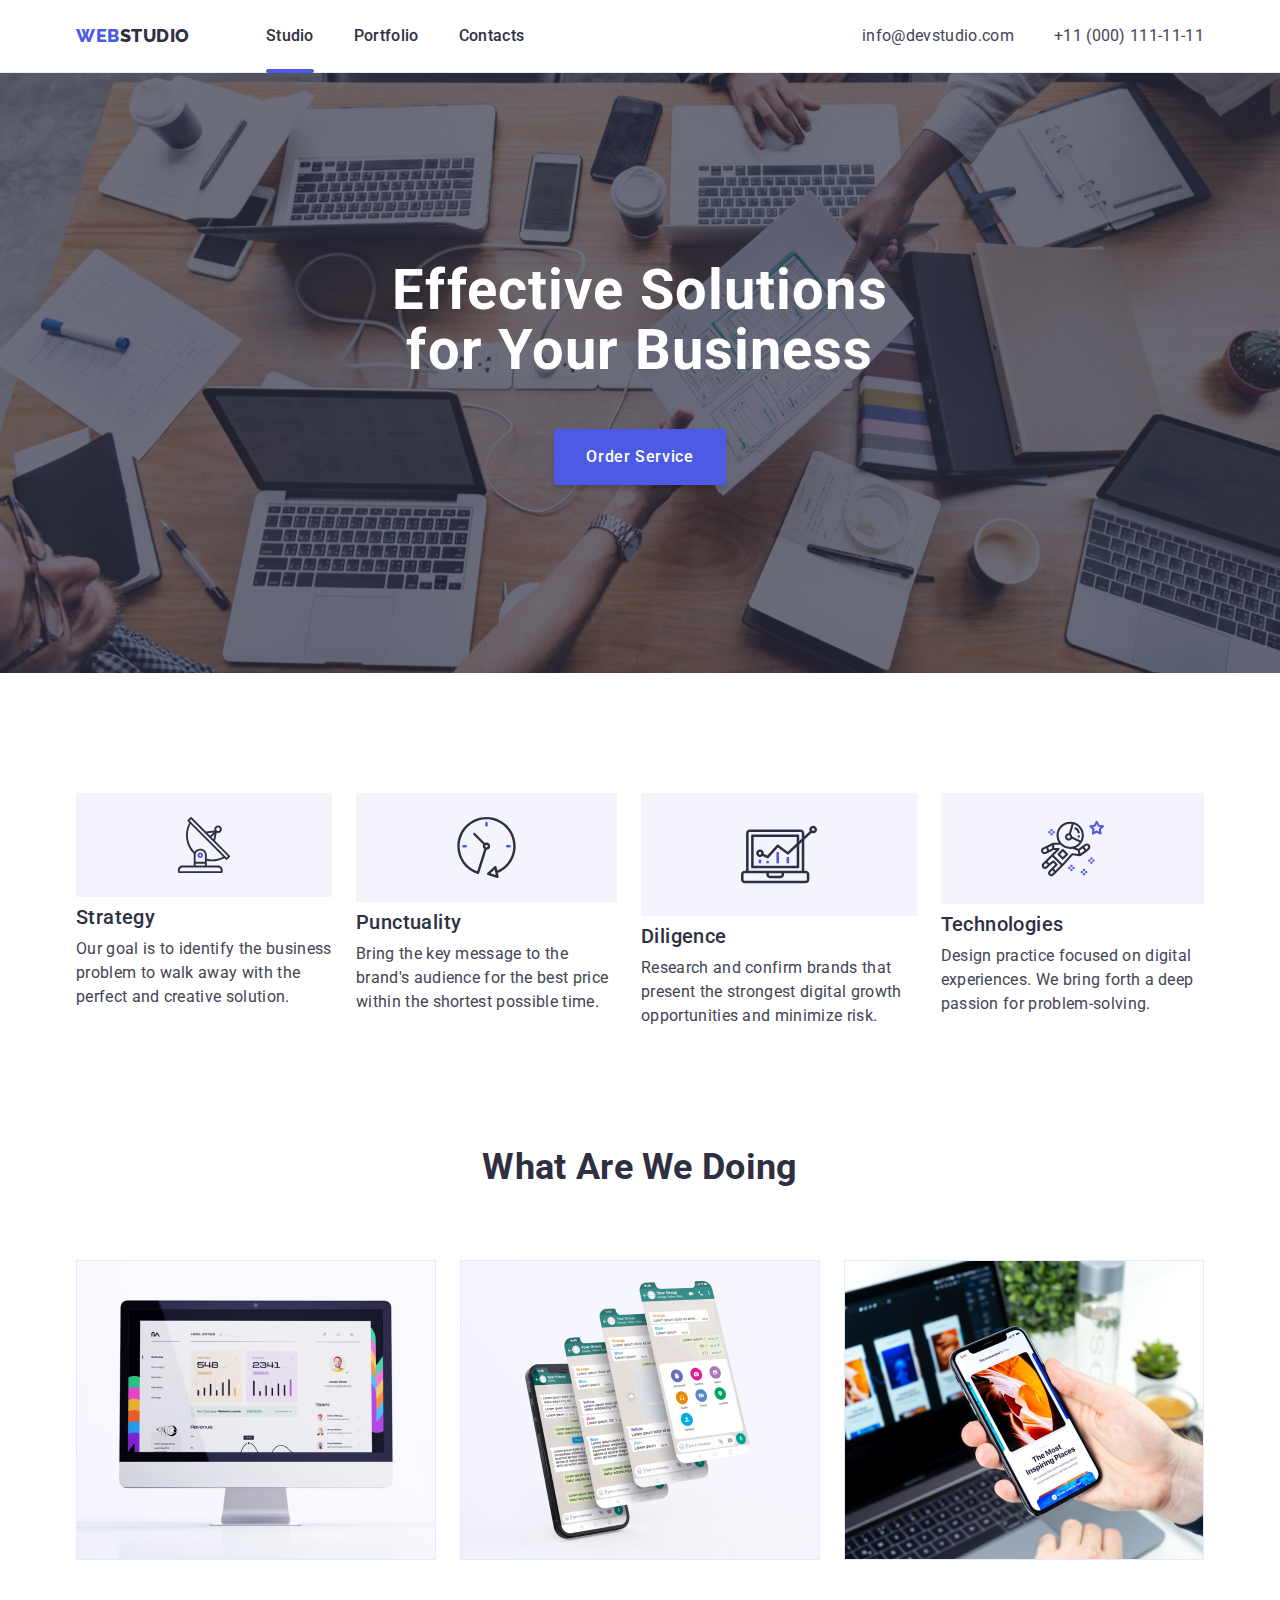
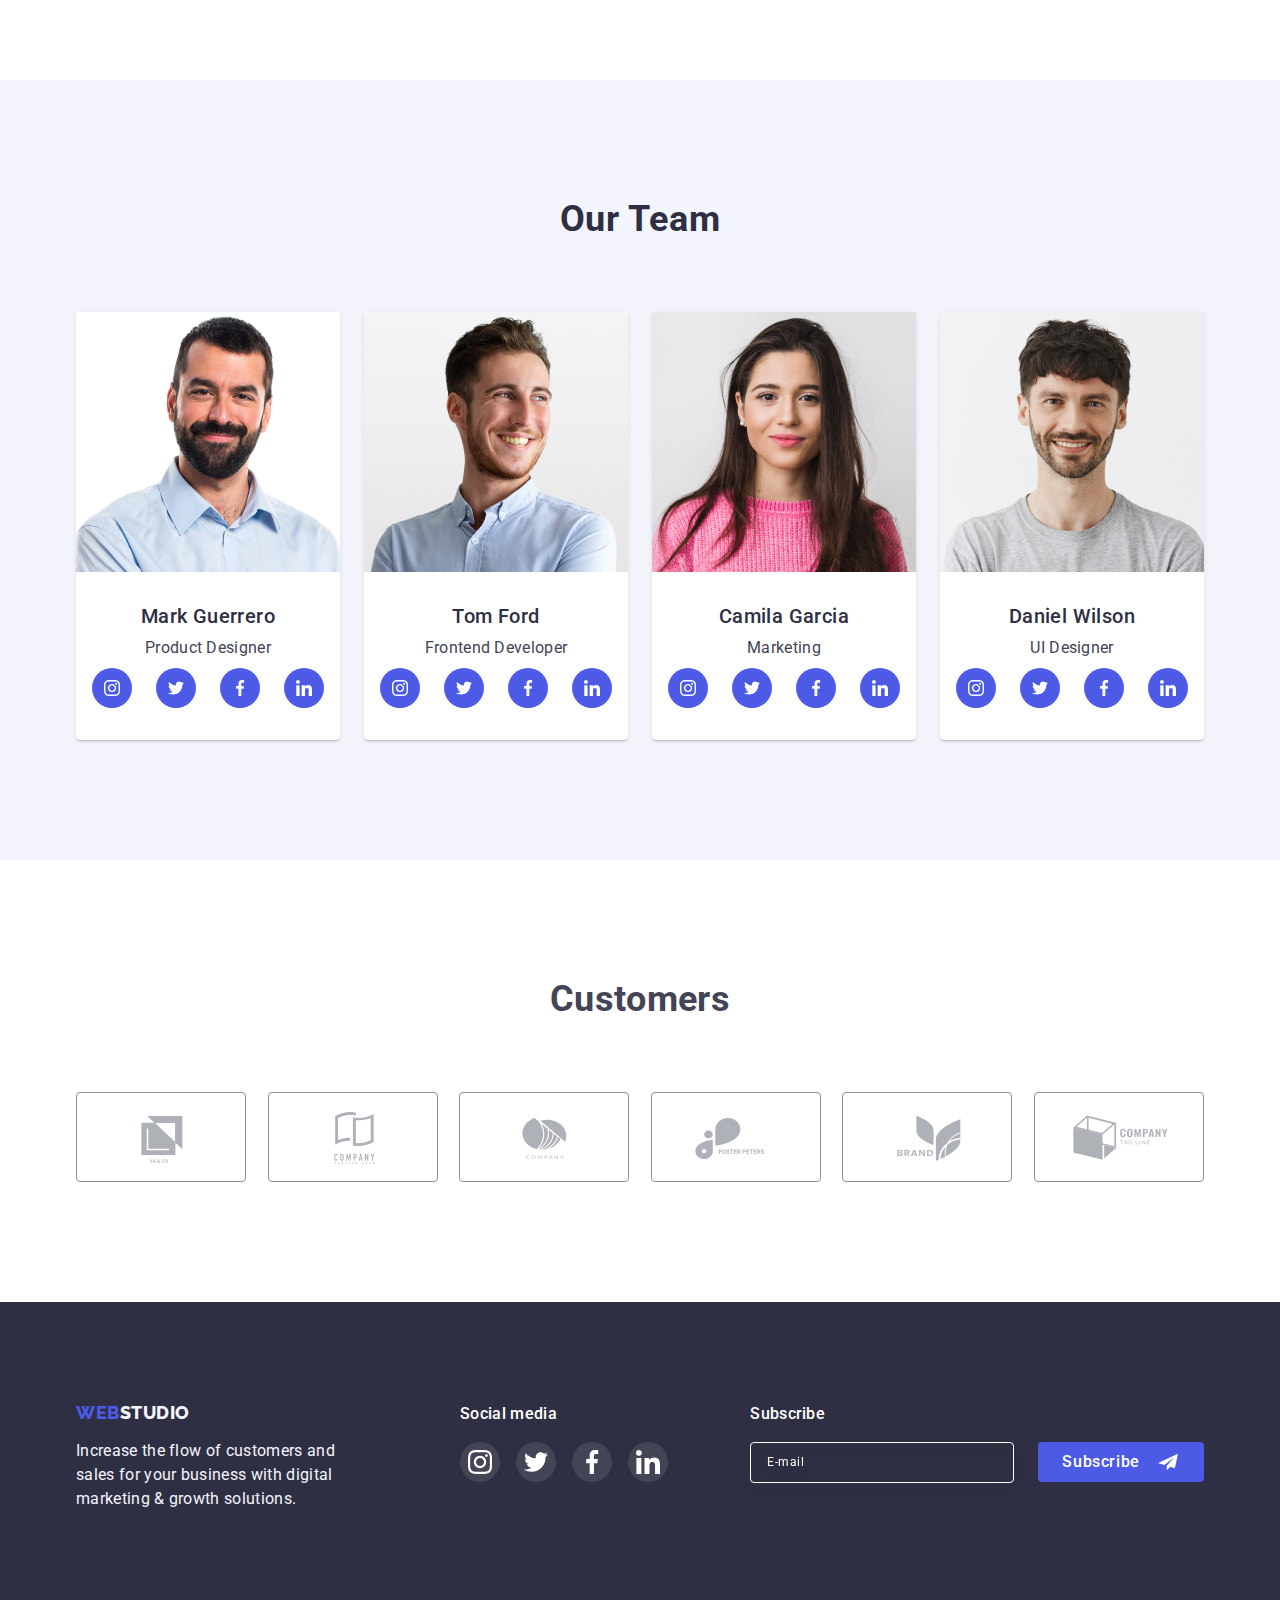
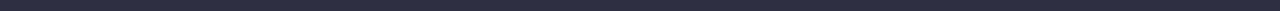
<file: index.html>
<!DOCTYPE html>
<html lang="en">
   <head>
      <meta charset="UTF-8" />
      <meta http-equiv="X-UA-Compatible" content="IE=edge" />
      <meta name="viewport" content="width=device-width, initial-scale=1.0" />
      <title>Main page</title>
      <link href=" https://cdn.jsdelivr.net/npm/modern-normalize@1.1.0/modern-normalize.min.css " rel="stylesheet" />
      <link rel="preconnect" href="https://fonts.googleapis.com" />
      <link rel="preconnect" href="https://fonts.gstatic.com" crossorigin />
      <link href="https://fonts.googleapis.com/css2?family=Raleway:wght@800&family=Roboto:wght@400;500;700;900&display=swap" rel="stylesheet" />
      <link rel="stylesheet" href="css/styles.css" />
   </head>
   <body>
      <!-- header -->
      <header class="header">
         <div class="container header__content">
            <nav class="header__nav">
               <a href="./index.html" class="header__logo link">Web<span>Studio</span></a>
               <ul class="header__menu-list list">
                  <li class="header__menu-item active"><a href="./index.html" class="header__menu-link link">Studio</a></li>
                  <li class="header__menu-item"><a href="./portfolio.html" class="header__menu-link link">Portfolio</a></li>
                  <li class="header__menu-item"><a href="" class="header__menu-link link">Contacts</a></li>
               </ul>
            </nav>
            <address class="header__contacts">
               <ul class="list header__contacts-list">
                  <li class="header__contacts-item"><a href="mailto:info@devstudio.com" class="header__contacts-link link">info@devstudio.com</a></li>
                  <li class="header__contacts-item"><a href="tel:+110001111111" class="header__contacts-link link">+11 (000) 111-11-11</a></li>
               </ul>
            </address>
         </div>
      </header>
      <!-- main -->
      <main>
         <section class="hero">
            <div class="container hero__container">
               <h1 class="hero__title">Effective Solutions for Your Business</h1>
               <button type="button" class="hero__button" data-modal-open>Order Service</button>
            </div>
         </section>
         <section class="features">
            <div class="container">
               <h2 class="features__title" hidden>features</h2>
               <ul class="features__list list">
                  <li class="features__item">
                     <div class="features__img">
                        <img src="./images/icons/antenna.svg" alt="antenna" />
                     </div>
                     <h3 class="features__title">Strategy</h3>
                     <p class="features__text">Our goal is to identify the business problem to walk away with the perfect and creative solution.</p>
                  </li>
                  <li class="features__item">
                     <div class="features__img">
                        <img src="./images/icons/clock.svg" alt="clock of punctuality" />
                     </div>
                     <h3 class="features__title">Punctuality</h3>
                     <p class="features__text">Bring the key message to the brand's audience for the best price within the shortest possible time.</p>
                  </li>
                  <li class="features__item">
                     <div class="features__img">
                        <img src="./images/icons/diagram.svg" alt="grow diagram" />
                     </div>
                     <h3 class="features__title">Diligence</h3>
                     <p class="features__text">Research and confirm brands that present the strongest digital growth opportunities and minimize risk.</p>
                  </li>
                  <li class="features__item">
                     <div class="features__img">
                        <img src="./images/icons/astronaut.svg" alt="technologies" />
                     </div>
                     <h3 class="features__title">Technologies</h3>
                     <p class="features__text">Design practice focused on digital experiences. We bring forth a deep passion for problem-solving.</p>
                  </li>
               </ul>
            </div>
         </section>
         <section class="about-us">
            <div class="container">
               <h2 class="about-us__title">What are we doing</h2>
               <ul class="list about-us__list">
                  <li class="about-us__item">
                     <img src="./images/monitor.jpg" alt="statistics on the monitor" width="360" />
                  </li>
                  <li class="about-us__item">
                     <img src="./images/application.jpg" alt="application pages" width="360" />
                  </li>
                  <li class="about-us__item">
                     <img src="./images/phone-screen.jpg" alt="article on the phone screen" width="360" />
                  </li>
               </ul>
            </div>
         </section>
         <section class="our-team">
            <div class="container">
               <h2 class="our-team__title">Our Team</h2>
               <ul class="our-team__list list">
                  <li class="our-team__item">
                     <img class="our-team__item-img" src="./images/mark-guerrero.jpg" alt="mark guerrero product manager" width="264" />
                     <div class="our-team__item-content">
                        <h3 class="our-team__item-title">Mark Guerrero</h3>
                        <p class="our-team__text features__text">Product Designer</p>
                        <ul class="our-team__item-soc-list list">
                           <li class="our-team__item-soc-item">
                              <a href="" class="our-team__item-soc-link">
                                 <svg width="16" height="16" class="our-team__item-soc-icon">
                                    <use href="./images/icons.svg#icon-instagram"></use>
                                 </svg>
                              </a>
                           </li>
                           <li class="our-team__item-soc-item">
                              <a href="" class="our-team__item-soc-link">
                                 <svg width="16" height="16" class="our-team__item-soc-icon">
                                    <use href="./images/icons.svg#icon-twitter"></use>
                                 </svg>
                              </a>
                           </li>
                           <li class="our-team__item-soc-item">
                              <a href="" class="our-team__item-soc-link">
                                 <svg width="16" height="16" class="our-team__item-soc-icon">
                                    <use href="./images/icons.svg#icon-facebook"></use>
                                 </svg>
                              </a>
                           </li>
                           <li class="our-team__item-soc-item">
                              <a href="" class="our-team__item-soc-link">
                                 <svg width="16" height="16" class="our-team__item-soc-icon">
                                    <use href="./images/icons.svg#icon-linkedin"></use>
                                 </svg>
                              </a>
                           </li>
                        </ul>
                     </div>
                  </li>
                  <li class="our-team__item">
                     <img class="our-team__item-img" src="./images/tom-ford.jpg" alt="tom ford frontend developer" width="264" />
                     <div class="our-team__item-content">
                        <h3 class="our-team__item-title">Tom Ford</h3>
                        <p class="our-team__text features__text">Frontend Developer</p>
                        <ul class="our-team__item-soc-list list">
                           <li class="our-team__item-soc-item">
                              <a href="" class="our-team__item-soc-link">
                                 <svg width="16" height="16" class="our-team__item-soc-icon">
                                    <use href="./images/icons.svg#icon-instagram"></use>
                                 </svg>
                              </a>
                           </li>
                           <li class="our-team__item-soc-item">
                              <a href="" class="our-team__item-soc-link">
                                 <svg width="16" height="16" class="our-team__item-soc-icon">
                                    <use href="./images/icons.svg#icon-twitter"></use>
                                 </svg>
                              </a>
                           </li>
                           <li class="our-team__item-soc-item">
                              <a href="" class="our-team__item-soc-link">
                                 <svg width="16" height="16" class="our-team__item-soc-icon">
                                    <use href="./images/icons.svg#icon-facebook"></use>
                                 </svg>
                              </a>
                           </li>
                           <li class="our-team__item-soc-item">
                              <a href="" class="our-team__item-soc-link">
                                 <svg width="16" height="16" class="our-team__item-soc-icon">
                                    <use href="./images/icons.svg#icon-linkedin"></use>
                                 </svg>
                              </a>
                           </li>
                        </ul>
                     </div>
                  </li>
                  <li class="our-team__item">
                     <img class="our-team__item-img" src="./images/camila-garcia.jpg" alt="camila garcia marketing" width="264" />
                     <div class="our-team__item-content">
                        <h3 class="our-team__item-title">Camila Garcia</h3>
                        <p class="our-team__text features__text">Marketing</p>
                        <ul class="our-team__item-soc-list list">
                           <li class="our-team__item-soc-item">
                              <a href="" class="our-team__item-soc-link">
                                 <svg width="16" height="16" class="our-team__item-soc-icon">
                                    <use href="./images/icons.svg#icon-instagram"></use>
                                 </svg>
                              </a>
                           </li>
                           <li class="our-team__item-soc-item">
                              <a href="" class="our-team__item-soc-link">
                                 <svg width="16" height="16" class="our-team__item-soc-icon">
                                    <use href="./images/icons.svg#icon-twitter"></use>
                                 </svg>
                              </a>
                           </li>
                           <li class="our-team__item-soc-item">
                              <a href="" class="our-team__item-soc-link">
                                 <svg width="16" height="16" class="our-team__item-soc-icon">
                                    <use href="./images/icons.svg#icon-facebook"></use>
                                 </svg>
                              </a>
                           </li>
                           <li class="our-team__item-soc-item">
                              <a href="" class="our-team__item-soc-link">
                                 <svg width="16" height="16" class="our-team__item-soc-icon">
                                    <use href="./images/icons.svg#icon-linkedin"></use>
                                 </svg>
                              </a>
                           </li>
                        </ul>
                     </div>
                  </li>
                  <li class="our-team__item">
                     <img class="our-team__item-img" src="./images/daniel-wilson.jpg" alt=" daniel wilson UI manager" width="264" />
                     <div class="our-team__item-content">
                        <h3 class="our-team__item-title">Daniel Wilson</h3>
                        <p class="our-team__text features__text">UI Designer</p>
                        <ul class="our-team__item-soc-list list">
                           <li class="our-team__item-soc-item">
                              <a href="" class="our-team__item-soc-link">
                                 <svg width="16" height="16" class="our-team__item-soc-icon">
                                    <use href="./images/icons.svg#icon-instagram"></use>
                                 </svg>
                              </a>
                           </li>
                           <li class="our-team__item-soc-item">
                              <a href="" class="our-team__item-soc-link">
                                 <svg width="16" height="16" class="our-team__item-soc-icon">
                                    <use href="./images/icons.svg#icon-twitter"></use>
                                 </svg>
                              </a>
                           </li>
                           <li class="our-team__item-soc-item">
                              <a href="" class="our-team__item-soc-link">
                                 <svg width="16" height="16" class="our-team__item-soc-icon">
                                    <use href="./images/icons.svg#icon-facebook"></use>
                                 </svg>
                              </a>
                           </li>
                           <li class="our-team__item-soc-item">
                              <a href="" class="our-team__item-soc-link">
                                 <svg width="16" height="16" class="our-team__item-soc-icon">
                                    <use href="./images/icons.svg#icon-linkedin"></use>
                                 </svg>
                              </a>
                           </li>
                        </ul>
                     </div>
                  </li>
               </ul>
            </div>
         </section>
         <section class="customers">
            <div class="container">
               <h2 class="customers__title">Customers</h2>
               <ul class="customers__list list">
                  <li class="customers__item">
                     <a href="" class="customers__link">
                        <svg width="104" height="56" class="customers__icon">
                           <use href="./images/icons.svg#icon-ya-co"></use>
                        </svg>
                     </a>
                  </li>
                  <li class="customers__item">
                     <a href="" class="customers__link">
                        <svg width="104" height="56" class="customers__icon">
                           <use href="./images/icons.svg#icon-tagline-company"></use>
                        </svg>
                     </a>
                  </li>
                  <li class="customers__item">
                     <a href="" class="customers__link">
                        <svg width="104" height="56" class="customers__icon">
                           <use href="./images/icons.svg#icon-company"></use>
                        </svg>
                     </a>
                  </li>
                  <li class="customers__item">
                     <a href="" class="customers__link">
                        <svg width="104" height="56" class="customers__icon">
                           <use href="./images/icons.svg#icon-foster-peters"></use>
                        </svg>
                     </a>
                  </li>
                  <li class="customers__item">
                     <a href="" class="customers__link">
                        <svg width="104" height="56" class="customers__icon">
                           <use href="./images/icons.svg#icon-brand"></use>
                        </svg>
                     </a>
                  </li>
                  <li class="customers__item">
                     <a href="" class="customers__link">
                        <svg width="104" height="56" class="customers__icon">
                           <use href="./images/icons.svg#icon-tagline"></use>
                        </svg>
                     </a>
                  </li>
               </ul>
            </div>
         </section>
      </main>
      <!-- footer -->
      <footer class="footer">
         <div class="container footer__container">
            <div class="footer__content">
               <a href="./index.html" class="header__logo link footer__logo">Web<span class="footer__logo-span">Studio</span></a>
               <p class="footer__text">Increase the flow of customers and sales for your business with digital marketing & growth solutions.</p>
            </div>
            <div class="footer__social">
               <h2 class="footer__title">Social media</h2>
               <ul class="footer__list list">
                  <li class="footer__item">
                     <a href="" class="footer__link">
                        <svg width="24" height="24" class="footer__icon">
                           <use href="./images/icons.svg#icon-instagram"></use>
                        </svg>
                     </a>
                  </li>
                  <li class="footer__item">
                     <a href="" class="footer__link">
                        <svg width="24" height="24" class="footer__icon">
                           <use href="./images/icons.svg#icon-twitter"></use>
                        </svg>
                     </a>
                  </li>
                  <li class="footer__item">
                     <a href="" class="footer__link">
                        <svg width="24" height="24" class="footer__icon">
                           <use href="./images/icons.svg#icon-facebook"></use>
                        </svg>
                     </a>
                  </li>
                  <li class="footer__item">
                     <a href="" class="footer__link">
                        <svg width="24" height="24" class="footer__icon">
                           <use href="./images/icons.svg#icon-linkedin"></use>
                        </svg>
                     </a>
                  </li>
               </ul>
            </div>
            <div class="footer__subscribe">
               <h2 class="footer__title">Subscribe</h2>
               <form class="footer__form">
                  <input type="text" class="footer__form-email" name="footer__form-email" id="footer__form-email" placeholder="E-mail" />
                  <button class="footer__form-button" type="submit">
                     <span>Subscribe</span>
                     <svg class="footer__form-icon" width="24" height="20">
                        <use href="./images/icons.svg#icon-telegram"></use>
                     </svg>
                  </button>
               </form>
            </div>
         </div>
      </footer>
      <!-- modal -->
      <div class="backdrop is-hidden" data-modal>
         <div class="modal">
            <button type="button" class="modal-close" data-modal-close>
               <svg class="modal-close-icon" width="8" height="8">
                  <use href="./images/icons.svg#icon-close"></use>
               </svg>
            </button>
            <p class="modal-title" title="Modal title">Leave your contacts and we will call you back</p>
            <form class="modal-form">
               <!-- field user name-->
               <div class="modal-field">
                  <label class="modal-label-text" for="user-name">Name</label>
                  <div class="modal-input-wrap">
                     <input class="modal-input" type="text" name="user-name" id="user-name" required />
                     <svg class="modal-input-icon" width="12" height="12">
                        <use href="./images/icons.svg#icon-user"></use>
                     </svg>
                  </div>
               </div>
               <!-- field user phone -->
               <div class="modal-field">
                  <label class="modal-label-text" for="user-phone">Phone</label>
                  <div class="modal-input-wrap">
                     <input class="modal-input" type="tel" name="user-phone" id="user-phone" title="+380 (00) 000-00-00" required />
                     <svg class="modal-input-icon" width="12" height="12">
                        <use href="./images/icons.svg#icon-phone"></use>
                     </svg>
                  </div>
               </div>
               <!-- field user email -->
               <div class="modal-field">
                  <label class="modal-label-text" for="user-email">Email</label>
                  <div class="modal-input-wrap">
                     <input class="modal-input" type="email" name="user-email" id="user-email" required />
                     <svg class="modal-input-icon" width="12" height="12">
                        <use href="./images/icons.svg#icon-mail"></use>
                     </svg>
                  </div>
               </div>
               <!-- field user comment -->
               <div class="modal-field modal-field-comment">
                  <label class="modal-label-text" for="user-comment">Comment</label>
                  <textarea class="modal-textarea" id="user-comment" name="user-comment" placeholder="Text input"></textarea>
               </div>
               <!-- field user privacy -->
               <div class="modal-field modal-field-privacy">
                  <input class="modal-check visually-hidden" id="privacy" name="user-privacy" type="checkbox" value="true" />
                  <label class="check-text" for="privacy">
                     <span>
                        <svg class="check-icon" width="10" height="8">
                           <use href="./images/icons.svg#icon-tick"></use>
                        </svg>
                     </span>
                     I accept the terms and conditions of the <a href="">Privacy Policy</a>
                  </label>
               </div>
               <button class="modal-button" type="submit">Send</button>
            </form>
         </div>
      </div>
      <script src="./js/modal.js"></script>
   </body>
</html>
</file>
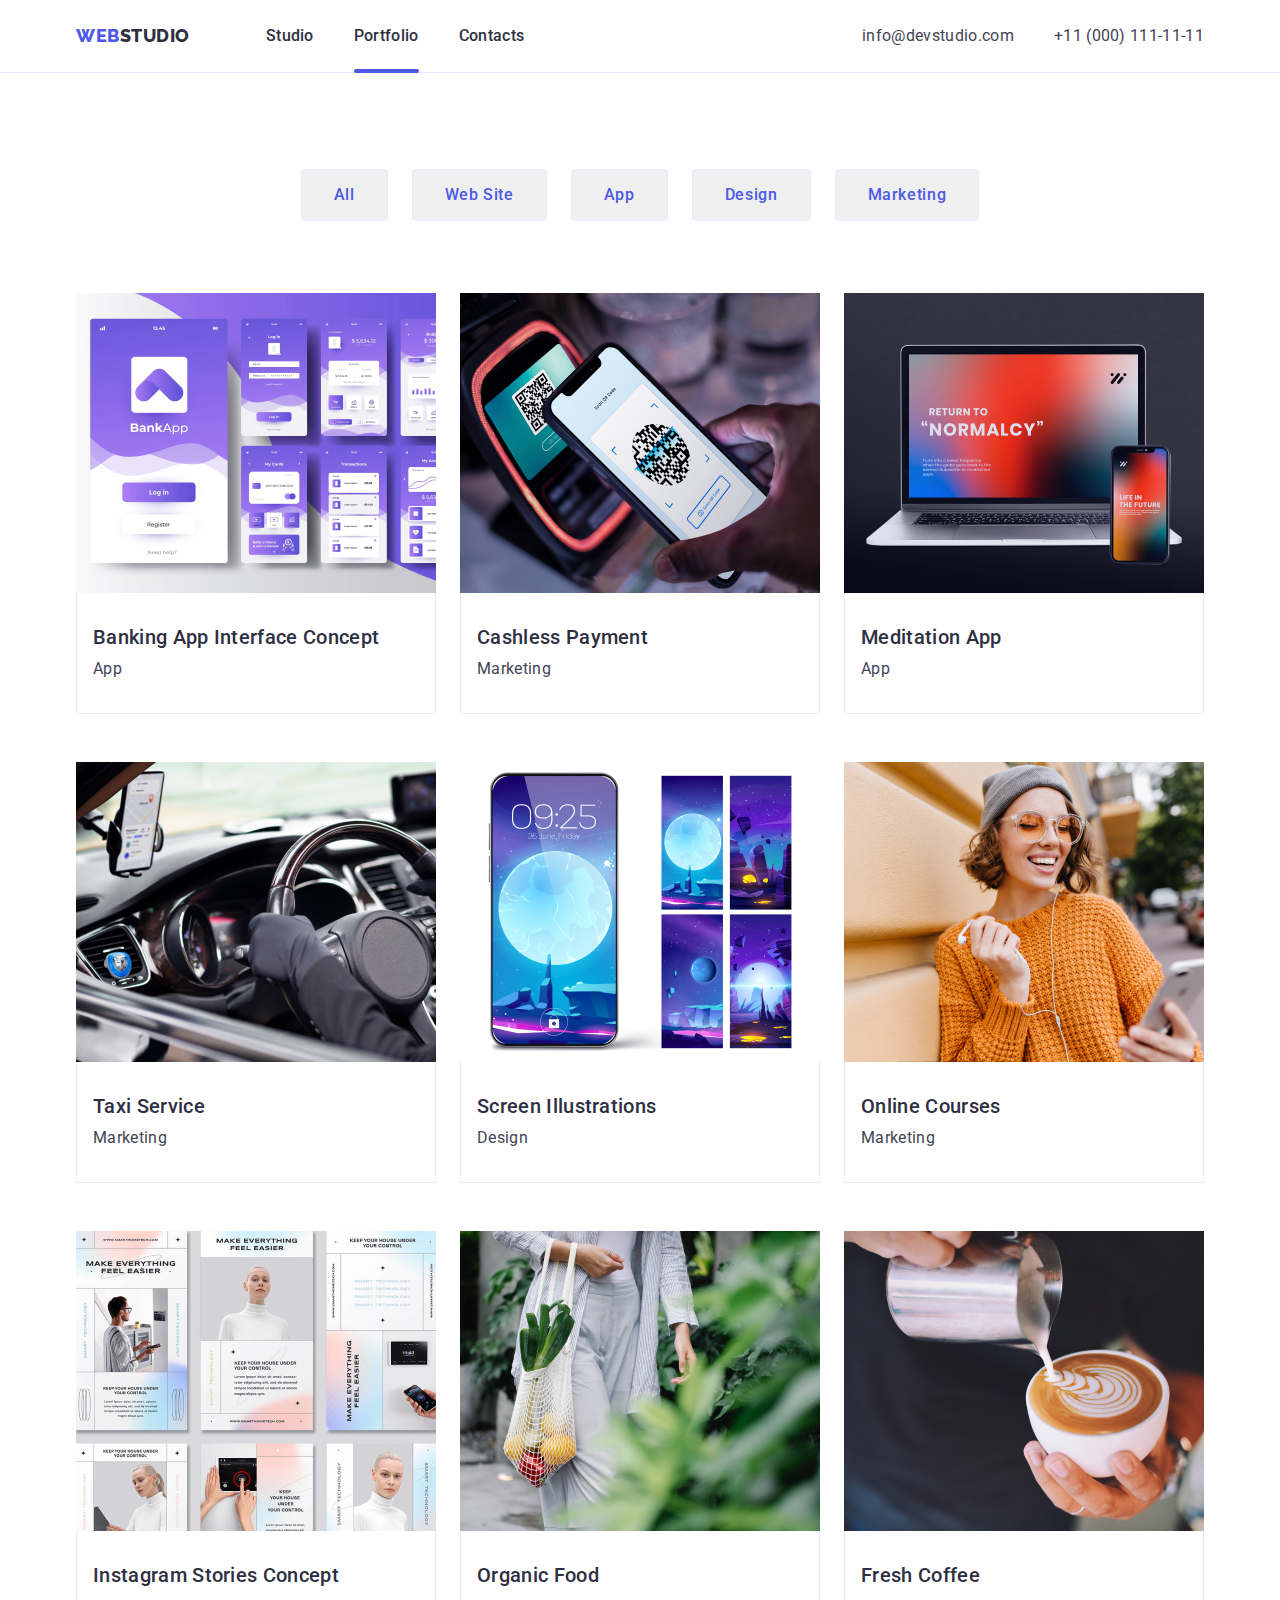
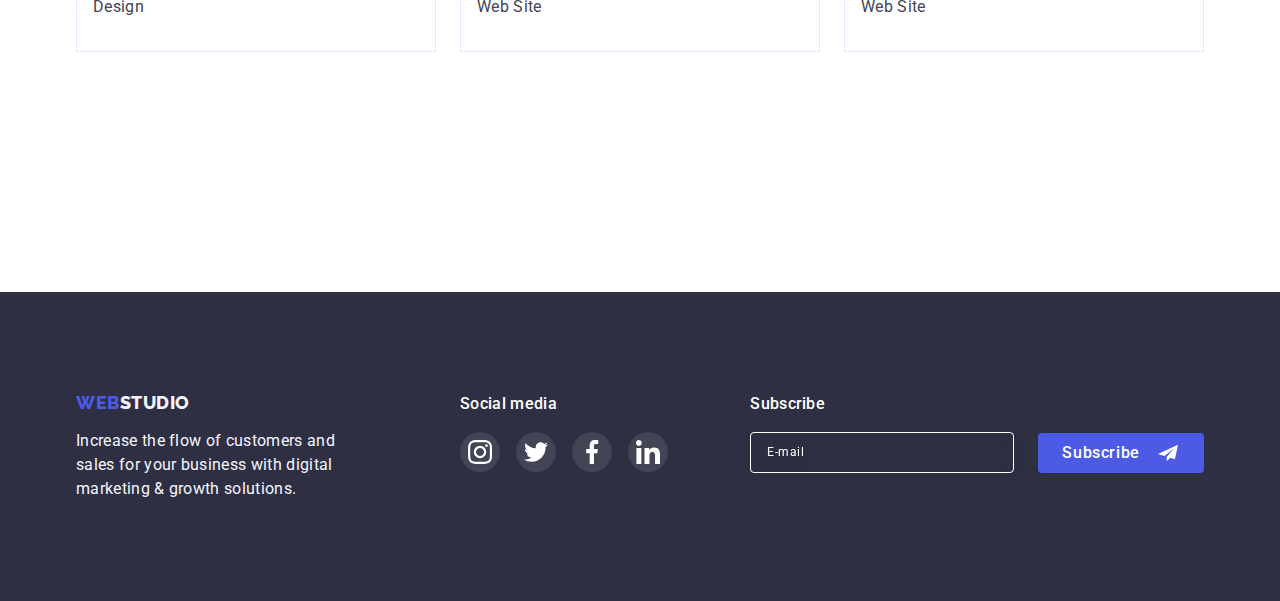
<file: portfolio.html>
<!DOCTYPE html>
<html lang="en">
   <head>
      <meta charset="UTF-8" />
      <meta http-equiv="X-UA-Compatible" content="IE=edge" />
      <meta name="viewport" content="width=device-width, initial-scale=1.0" />
      <title>Portfolio</title>
      <link href=" https://cdn.jsdelivr.net/npm/modern-normalize@1.1.0/modern-normalize.min.css " rel="stylesheet" />
      <link rel="preconnect" href="https://fonts.googleapis.com" />
      <link rel="preconnect" href="https://fonts.gstatic.com" crossorigin />
      <link href="https://fonts.googleapis.com/css2?family=Raleway:wght@800&family=Roboto:wght@400;500;700;900&display=swap" rel="stylesheet" />
      <link rel="stylesheet" href="css/styles.css" />
   </head>
   <body>
      <!-- header -->
      <header class="header">
         <div class="container header__content">
            <nav class="header__nav">
               <a href="./index.html" class="header__logo link">Web<span>Studio</span></a>
               <ul class="header__menu-list list">
                  <li class="header__menu-item"><a href="./index.html" class="header__menu-link link">Studio</a></li>
                  <li class="header__menu-item active"><a href="./portfolio.html" class="header__menu-link link">Portfolio</a></li>
                  <li class="header__menu-item"><a href="" class="header__menu-link link">Contacts</a></li>
               </ul>
            </nav>
            <address class="header__contacts">
               <ul class="list header__contacts-list">
                  <li class="header__contacts-item"><a href="mailto:info@devstudio.com" class="header__contacts-link link">info@devstudio.com</a></li>
                  <li class="header__contacts-item"><a href="tel:+110001111111" class="header__contacts-link link">+11 (000) 111-11-11</a></li>
               </ul>
            </address>
         </div>
      </header>
      <!-- main -->
      <main class="main">
         <section class="projects">
            <h1 class="projects__title" hidden>My portfolio</h1>
            <div class="container">
               <ul class="filter__list list">
                  <li class="filter__item"><button type="button" class="filter__button">All</button></li>
                  <li class="filter__item"><button type="button" class="filter__button">Web Site</button></li>
                  <li class="filter__item"><button type="button" class="filter__button">App</button></li>
                  <li class="filter__item"><button type="button" class="filter__button">Design</button></li>
                  <li class="filter__item"><button type="button" class="filter__button">Marketing</button></li>
               </ul>
               <ul class="projects__list list">
                  <li class="projects__item">
                     <a href="" class="link">
                        <div class="projects__item-wrapper">
                           <img src="./images/portfolio/banking-app-interface-concept.jpg" alt="banking app interface" class="projects__item-img" width="360" height="300" />
                           <p class="project__item-cover-text">14 Stylish and User-Friendly App Design Concepts · Task Manager App · Calorie Tracker App · Exotic Fruit Ecommerce App · Cloud Storage App</p>
                        </div>
                        <div class="project__item-content">
                           <h2 class="projects__item-title">Banking App Interface Concept</h2>
                           <p class="projects__item-desc">App</p>
                        </div>
                     </a>
                  </li>
                  <li class="projects__item">
                     <a href="" class="link">
                        <div class="projects__item-wrapper">
                           <img src="./images/portfolio/cashless-payment.jpg" alt="using a smartphone to pay" class="projects__item-img" width="360" height="300" />
                           <p class="project__item-cover-text">14 Stylish and User-Friendly App Design Concepts · Task Manager App · Calorie Tracker App · Exotic Fruit Ecommerce App · Cloud Storage App</p>
                        </div>
                        <div class="project__item-content">
                           <h2 class="projects__item-title">Cashless Payment</h2>
                           <p class="projects__item-desc">Marketing</p>
                        </div>
                     </a>
                  </li>
                  <li class="projects__item">
                     <a href="" class="link">
                        <div class="projects__item-wrapper">
                           <img src="./images/portfolio/meditaion-app.jpg" alt="meditation app" class="projects__item-img" width="360" height="300" />
                           <p class="project__item-cover-text">14 Stylish and User-Friendly App Design Concepts · Task Manager App · Calorie Tracker App · Exotic Fruit Ecommerce App · Cloud Storage App</p>
                        </div>
                        <div class="project__item-content">
                           <h2 class="projects__item-title">Meditation App</h2>
                           <p class="projects__item-desc">App</p>
                        </div>
                     </a>
                  </li>
                  <li class="projects__item">
                     <a href="" class="link">
                        <div class="projects__item-wrapper">
                           <img src="./images/portfolio/taxi-service.jpg" alt="taxi service" class="projects__item-img" width="360" height="300" />
                           <p class="project__item-cover-text">14 Stylish and User-Friendly App Design Concepts · Task Manager App · Calorie Tracker App · Exotic Fruit Ecommerce App · Cloud Storage App</p>
                        </div>
                        <div class="project__item-content">
                           <h2 class="projects__item-title">Taxi Service</h2>
                           <p class="projects__item-desc">Marketing</p>
                        </div>
                     </a>
                  </li>
                  <li class="projects__item">
                     <a href="" class="link">
                        <div class="projects__item-wrapper">
                           <img src="./images/portfolio/screen-illustrations.jpg" alt="phone theme illustration" class="projects__item-img" width="360" height="300" />
                           <p class="project__item-cover-text">14 Stylish and User-Friendly App Design Concepts · Task Manager App · Calorie Tracker App · Exotic Fruit Ecommerce App · Cloud Storage App</p>
                        </div>
                        <div class="project__item-content">
                           <h2 class="projects__item-title">Screen Illustrations</h2>
                           <p class="projects__item-desc">Design</p>
                        </div>
                     </a>
                  </li>
                  <li class="projects__item">
                     <a href="" class="link">
                        <div class="projects__item-wrapper">
                           <img src="./images/portfolio/online-courses.jpg" alt="girl speaking by video chat" class="projects__item-img" width="360" height="300" />
                           <p class="project__item-cover-text">14 Stylish and User-Friendly App Design Concepts · Task Manager App · Calorie Tracker App · Exotic Fruit Ecommerce App · Cloud Storage App</p>
                        </div>
                        <div class="project__item-content">
                           <h2 class="projects__item-title">Online Courses</h2>
                           <p class="projects__item-desc">Marketing</p>
                        </div>
                     </a>
                  </li>
                  <li class="projects__item">
                     <a href="" class="link">
                        <div class="projects__item-wrapper">
                           <img src="./images/portfolio/instagram-stories-concept.jpg" alt="concept of instagram stories" class="projects__item-img" width="360" height="300" />
                           <p class="project__item-cover-text">14 Stylish and User-Friendly App Design Concepts · Task Manager App · Calorie Tracker App · Exotic Fruit Ecommerce App · Cloud Storage App</p>
                        </div>
                        <div class="project__item-content">
                           <h2 class="projects__item-title">Instagram Stories Concept</h2>
                           <p class="projects__item-desc">Design</p>
                        </div>
                     </a>
                  </li>
                  <li class="projects__item">
                     <a href="" class="link">
                        <div class="projects__item-wrapper">
                           <img src="./images/portfolio/organic-food.jpg" alt="girl carry organic food" class="projects__item-img" width="360" height="300" />
                           <p class="project__item-cover-text">14 Stylish and User-Friendly App Design Concepts · Task Manager App · Calorie Tracker App · Exotic Fruit Ecommerce App · Cloud Storage App</p>
                        </div>
                        <div class="project__item-content">
                           <h2 class="projects__item-title">Organic Food</h2>
                           <p class="projects__item-desc">Web Site</p>
                        </div>
                     </a>
                  </li>
                  <li class="projects__item">
                     <a href="" class="link">
                        <div class="projects__item-wrapper">
                           <img src="./images/portfolio/fresh-coffee.jpg" alt="latte art example" class="projects__item-img" width="360" height="300" />
                           <p class="project__item-cover-text">14 Stylish and User-Friendly App Design Concepts · Task Manager App · Calorie Tracker App · Exotic Fruit Ecommerce App · Cloud Storage App</p>
                        </div>
                        <div class="project__item-content">
                           <h2 class="projects__item-title">Fresh Coffee</h2>
                           <p class="projects__item-desc">Web Site</p>
                        </div>
                     </a>
                  </li>
               </ul>
            </div>
         </section>
      </main>
      <!-- footer -->
      <footer class="footer">
         <div class="container footer__container">
            <div class="footer__content">
               <a href="./index.html" class="header__logo link footer__logo">Web<span class="footer__logo-span">Studio</span></a>
               <p class="footer__text">Increase the flow of customers and sales for your business with digital marketing & growth solutions.</p>
            </div>
            <div class="footer__social">
               <h2 class="footer__title">Social media</h2>
               <ul class="footer__list list">
                  <li class="footer__item">
                     <a href="" class="footer__link">
                        <svg width="24" height="24" class="footer__icon">
                           <use href="./images/icons.svg#icon-instagram"></use>
                        </svg>
                     </a>
                  </li>
                  <li class="footer__item">
                     <a href="" class="footer__link">
                        <svg width="24" height="24" class="footer__icon">
                           <use href="./images/icons.svg#icon-twitter"></use>
                        </svg>
                     </a>
                  </li>
                  <li class="footer__item">
                     <a href="" class="footer__link">
                        <svg width="24" height="24" class="footer__icon">
                           <use href="./images/icons.svg#icon-facebook"></use>
                        </svg>
                     </a>
                  </li>
                  <li class="footer__item">
                     <a href="" class="footer__link">
                        <svg width="24" height="24" class="footer__icon">
                           <use href="./images/icons.svg#icon-linkedin"></use>
                        </svg>
                     </a>
                  </li>
               </ul>
            </div>
            <div class="footer__subscribe">
               <h2 class="footer__title">Subscribe</h2>
               <form class="footer__form">
                  <input type="text" class="footer__form-email" name="footer__form-email" id="footer__form-email" placeholder="E-mail" />
                  <button class="footer__form-button" type="submit">
                     <span>Subscribe</span>
                     <svg class="footer__form-icon" width="24" height="20">
                        <use href="./images/icons.svg#icon-telegram"></use>
                     </svg>
                  </button>
               </form>
            </div>
         </div>
      </footer>
   </body>
</html>
</file>
<file: css/styles.css>
p,
h1,
h2,
h3,
h4,
h5,
h6 {
   margin: 0;
}

ul {
   padding-left: 0;
   margin: 0;
}

button {
   cursor: pointer;
}

address {
   font-style: normal;
}

body {
   font-family: 'Open Sans', sans-serif;
}

img {
   display: block;
   width: 100%;
   height: auto;
}

.visually-hidden {
   position: absolute;
   width: 1px;
   height: 1px;
   margin: -1px;
   border: 0;
   padding: 0;

   white-space: nowrap;
   clip-path: inset(100%);
   clip: rect(0 0 0 0);
   overflow: hidden;
}

.container {
   max-width: 1158px;
   padding: 0 15px;
   margin: 0 auto;
}

:root {
   --clr-iris: #4d5ae5;
   --clr-ocean: #404bbf;
   --clr-navy-blue: #2e2f42;
   --clr-green: #31d0aa;
   --clr-slate: #434455;
   --clr-light-slate: #8e8f99;
   --clr-cornflower: #e7e9fc;
   --clr-cloud: #f4f4fd;
   --clr-dairy: #fcfcfc;
   --clr-navy-blue-modal: rgba(46, 47, 66, 0.4);
   --clr-grey: rgba(46, 47, 66, 0.7);
}

body {
   font-family: 'Roboto', sans-serif;
   font-size: 16px;
   font-weight: 400;
   line-height: 1.5;
   letter-spacing: 0.02em;
   color: var(--clr-slate);
}

.link {
   text-decoration: none;
}

.list {
   list-style: none;
}

/* HEADER */

.header {
   border-bottom: 1px solid #e7e9fc;
}

.header__content {
   display: flex;
   align-items: center;
   justify-content: space-between;
}

.header__nav {
   display: flex;
   align-items: center;
}

.header__logo {
   margin: 0 76px 0 0;
   font-family: 'Raleway', sans-serif;
   font-size: 18px;
   font-weight: 800;
   line-height: 1.17;
   letter-spacing: 0.03em;
   text-transform: uppercase;
   color: var(--clr-iris);
}

.header__logo span {
   color: var(--clr-navy-blue);
}

.header__menu-list {
   display: flex;
}

.header__menu-item {
   position: relative;
   padding: 24px 0;
   margin: 0 40px 0 0;
   font-weight: 500;
   font-size: 16px;
   line-height: 1.5;
   letter-spacing: 0.02em;
   color: var(--clr-navy-blue);
}

.header__menu-item:last-child {
   margin: 0;
}

.header__menu-item.active::after {
   content: '';
   position: absolute;
   bottom: -1px;
   left: 0;
   width: 100%;
   height: 4px;
   background-color: var(--clr-iris);
   border-radius: 4px;
}

.header__menu-item a,
.header__contacts-item a {
   font-family: inherit;
   font-weight: 500;
   font-style: normal;
   color: var(--clr-navy-blue);
   text-decoration: none;
}

.header__menu-link {
   transition: color 250ms cubic-bezier(0.4, 0, 0.2, 1);
}

.header__menu-link:hover,
.header__menu-link:focus {
   color: var(--clr-ocean);
}

.header__contacts-item .header__contacts-link {
   font-weight: 400;
   letter-spacing: 0.02em;
   color: var(--clr-slate);
   transition: color 250ms cubic-bezier(0.4, 0, 0.2, 1);
}

.header__contacts-link:hover,
.header__contacts-link:focus {
   color: var(--clr-ocean);
}

.header__contacts {
   font-style: normal;
}

.header__contacts-list {
   display: flex;
}

.header__contacts-item:not(:last-child) {
   margin: 0 40px 0 0;
}

/* section HERO */

.hero {
   padding: 188px 0;
   background: linear-gradient(rgba(46, 47, 66, 0.7), rgba(46, 47, 66, 0.7)), url('../images/hero-background.png') no-repeat 0 0 / cover;
}

.hero__container {
   display: flex;
   flex-direction: column;
   align-items: center;
   justify-content: center;
}

.hero__title {
   max-width: 496px;
   margin: 0 0 48px 0;
   font-size: 56px;
   font-weight: 700;
   line-height: 1.07;
   letter-spacing: 0.02em;
   color: #ffffff;
   text-align: center;
}

.hero__button {
   padding: 16px 32px;
   font-family: 'Roboto', sans-serif;
   font-size: 16px;
   font-weight: 500;
   line-height: 1.5;
   letter-spacing: 0.04em;
   color: #ffffff;
   cursor: pointer;
   background-color: var(--clr-iris);
   border: none;
   box-shadow: 0px 4px 4px rgba(0, 0, 0, 0.15);
   border-radius: 4px;
   transition: background-color 250ms cubic-bezier(0.4, 0, 0.2, 1);
}

.hero__button:hover,
.hero__button:focus {
   background-color: var(--clr-ocean);
}

/* section FEATURES */
.features {
   padding: 120px 0;
}

.features__title {
   margin: 0 0 8px 0;
   font-size: 20px;
   font-weight: 500;
   line-height: 1.2;
   letter-spacing: 0.02em;
   color: var(--clr-navy-blue);
}

.features__list {
   display: flex;
}

.features__item:not(:last-child) {
   margin: 0 24px 0 0;
}

.features__img {
   padding: 24px 100px;
   margin: 0 0 8px 0;
   background-color: var(--clr-cloud);
}

/* section ABOUT US */
.about-us {
   padding: 0 0 120px 0;
}

.about-us__title {
   margin: 0 0 72px 0;
   font-size: 36px;
   font-weight: 700;
   line-height: 1.11;
   color: var(--clr-navy-blue);
   text-transform: capitalize;
   text-align: center;
}

.about-us__list {
   display: flex;
}

.about-us__item:not(:last-child) {
   margin: 0 24px 0 0;
}

/* section OUR TEAM */
.our-team {
   padding: 120px 0;
   background-color: var(--clr-cloud);
}

.our-team__title {
   margin: 0 0 72px 0;
   font-size: 36px;
   font-weight: 700;
   line-height: 1.11;
   letter-spacing: 0.02em;
   color: var(--clr-navy-blue);
   text-transform: capitalize;
   text-align: center;
}

.our-team__list {
   display: flex;
}

.our-team__item {
   background-color: #ffffff;
   box-shadow: 0px 1px 6px rgba(46, 47, 66, 0.08), 0px 1px 1px rgba(46, 47, 66, 0.16), 0px 2px 1px rgba(46, 47, 66, 0.08);
   border-radius: 0px 0px 4px 4px;
}

.our-team__item:not(:last-child) {
   margin: 0 24px 0 0;
}

.our-team__item-img {
   display: block;
}

.our-team__item-content {
   padding: 32px 16px;
   text-align: center;
}

.our-team__item-title {
   margin: 0 0 8px 0;
   font-size: 20px;
   font-weight: 500;
   line-height: 1.2;
   letter-spacing: 0.02em;
   color: var(--clr-navy-blue);
}

.our-team__text {
   margin: 0 0 8px 0;
}

.our-team__item-soc-list {
   display: flex;
   align-items: center;
   justify-content: space-between;
}

.our-team__item-soc-link {
   display: flex;
   align-items: center;
   justify-content: center;
   width: 40px;
   height: 40px;
   background-color: var(--clr-iris);
   border-radius: 50%;
   transition: background-color 250ms cubic-bezier(0.4, 0, 0.2, 1);
}

.our-team__item-soc-link:hover,
.our-team__item-soc-link:focus {
   background-color: var(--clr-ocean);
}

.our-team__item-soc-icon {
   fill: #ffffff;
}

/* section FILTER */
.projects {
   padding: 96px 0 120px 0;
}

.filter__list {
   display: flex;
   align-items: center;
   justify-content: center;
   margin: 0 0 72px 0;
}

.filter__item:not(:last-child) {
   margin: 0 24px 0 0;
}

.filter__button {
   padding: 16px 32px;
   font-weight: 500;
   letter-spacing: 0.04em;
   color: var(--clr-iris);
   border-radius: 4px;
   border: 1px solid #e7e9fc;
   border-radius: 4px;
   cursor: pointer;
   transition: color 250ms cubic-bezier(0.4, 0, 0.2, 1), background-color 250ms cubic-bezier(0.4, 0, 0.2, 1), border-color 250ms cubic-bezier(0.4, 0, 0.2, 1), box-shadow 250ms cubic-bezier(0.4, 0, 0.2, 1);
}

.filter__button:hover,
.filter__button:focus {
   color: #ffffff;
   background-color: var(--clr-ocean);
   box-shadow: 0px 3px 1px rgba(0, 0, 0, 0.1), 0px 2px 1px rgba(0, 0, 0, 0.08), 0px 2px 2px rgba(0, 0, 0, 0.12);
   border-color: transparent;
}

.projects__list {
   display: flex;
   justify-content: space-between;
   flex-wrap: wrap;
   padding: 0 0 120px 0;
   row-gap: 48px;
   column-gap: 24px;
}

.projects__item a:hover .project__item-cover-text,
.projects__item a:focus .project__item-cover-text {
   transform: translateY(0);
}

.projects__item-wrapper {
   position: relative;
   overflow: hidden;
}

.project__item-cover-text {
   position: absolute;
   top: 0;
   height: 100%;
   padding: 40px 32px;
   color: var(--clr-cloud);
   background-color: var(--clr-iris);
   transform: translateY(100%);
   transition: transform 250ms cubic-bezier(0.4, 0, 0.2, 1);
}

.projects__item:hover,
.projects__item:focus {
   box-shadow: 0px 1px 6px rgba(46, 47, 66, 0.08), 0px 1px 1px rgba(46, 47, 66, 0.16), 0px 2px 1px rgba(46, 47, 66, 0.08);
}

.projects__item-img {
   display: block;
}

.project__item-content {
   padding: 32px 16px;
   background-color: #ffffff;
   border: 1px solid #e7e9fc;
   border-top: none;
}

.projects__item-title {
   margin: 0 0 8px 0;
   font-size: 20px;
   font-weight: 500;
   line-height: 1.2;
   color: var(--clr-navy-blue);
}

.projects__item-desc {
   color: var(--clr-slate);
}

/* section CUSTOMERS */
.customers {
   padding: 120px 0;
   text-align: center;
}

.customers__title {
   margin: 0 0 72px 0;
   font-size: 36px;
   font-weight: 700;
   line-height: 1.1;
}

.customers__list {
   display: flex;
   align-items: center;
   justify-content: space-between;
}

.customers__link {
   display: flex;
   align-items: center;
   justify-content: center;
   padding: 16px 32px;
   border: 1px solid #8e8f99;
   border-radius: 4px;
   transition: border-color 250ms cubic-bezier(0.4, 0, 0.2, 1), fill 250ms cubic-bezier(0.4, 0, 0.2, 1);
}

.customers__link:hover,
.customers__link:focus {
   border-color: var(--clr-ocean);
}

.customers__link:hover .customers__icon,
.customers__link:focus .customers__icon {
   fill: var(--clr-ocean);
}

.customers__icon {
   fill: #afb1b8;
   transition: fill 250ms cubic-bezier(0.4, 0, 0.2, 1);
}

/* FOOTER */
.footer {
   padding: 100px 0;
   background-color: var(--clr-navy-blue);
}

.footer__container {
   display: flex;
}

.footer__content {
   max-width: 264px;
   margin: 0 120px 0 0;
}

.footer__logo {
   display: inline-block;
   margin: 0 0 16px 0;
}

.footer__text {
   color: var(--clr-cloud);
}

.header__logo .footer__logo-span {
   color: var(--clr-cloud);
}

.footer__list {
   display: flex;
}

.footer__title {
   margin: 0 0 16px 0;
   font-size: 16px;
   font-weight: 500;
   line-height: 1.5;
   color: #ffffff;
}

.footer__item:not(:last-child) {
   margin: 0 16px 0 0;
}

.footer__link {
   display: flex;
   align-items: center;
   justify-content: center;
   width: 40px;
   height: 40px;
   background-color: rgba(255, 255, 255, 0.1);
   border-radius: 50%;
   transition: background-color 250ms cubic-bezier(0.4, 0, 0.2, 1);
}

.footer__link:hover,
.footer__link:focus {
   background-color: var(--clr-green);
}

.footer__icon {
   fill: #ffffff;
}

.footer__social {
   margin: 0 auto 0 0;
}

.footer__form {
   display: flex;
   align-items: center;
   justify-content: center;
}

.footer__form-email {
   padding: 8px 16px;
   margin: 0 24px 0 0;
   width: 264px;
   font-size: 12px;
   font-weight: 400;
   line-height: 1.9;
   letter-spacing: 0.04em;
   color: #ffffff;
   background-color: transparent;
   border: 1px solid #ffffff;
   filter: drop-shadow(0px 4px 4px rgba(0, 0, 0, 0.15));
   border-radius: 4px;
   transition: border-color 250ms cubic-bezier(0.4, 0, 0.2, 1);
}

.footer__form-email:focus {
   border-color: var(--clr-iris);
}

.footer__form-email::placeholder {
   color: #ffffff;
}

.footer__form-button {
   display: inline-flex;
   align-items: center;
   justify-content: center;
   padding: 8px 24px;
   color: #ffffff;
   background-color: var(--clr-iris);
   border-radius: 4px;
   border: none;
   cursor: pointer;
   transition: background-color 250ms cubic-bezier(0.4, 0, 0.2, 1);
}

.footer__form-button:hover,
.footer__form-button:focus {
   background-color: var(--clr-ocean);
}

.footer__form-button span {
   margin: 0 16px 0 0;
   font-weight: 500;
   letter-spacing: 0.04em;
   line-height: 1.5;
}

.footer__form-icon {
   fill: #ffffff;
}

/* MODAL */

.backdrop {
   position: fixed;
   top: 0;
   display: flex;
   align-items: center;
   justify-content: center;
   width: 100%;
   height: 100%;
   background-color: rgba(48, 48, 48, 0.445);
}

.modal {
   width: 406px;
   min-height: 576px;
   padding: 24px;
   background-color: var(--clr-dairy);
   box-shadow: 0px 1px 1px rgba(0, 0, 0, 0.14), 0px 1px 3px rgba(0, 0, 0, 0.12), 0px 2px 1px rgba(0, 0, 0, 0.2);
   border-radius: 4px;
}

.modal-close {
   display: block;
   padding: 0;
   margin: 0 0 24px auto;
   line-height: 0;
   width: 24px;
   height: 24px;
   border-radius: 50%;
   background: #e7e9fc;
   border: 1px solid rgba(0, 0, 0, 0.1);
   cursor: pointer;
   transition: background-color 250ms cubic-bezier(0.4, 0, 0.2, 1);
}

.modal-close:hover,
.modal-close:focus {
   background-color: var(--clr-ocean);
}

.modal-close-icon {
   transition: fill 250ms cubic-bezier(0.4, 0, 0.2, 1);
}

.modal-close:hover .modal-close-icon,
.modal-close:focus .modal-close-icon {
   fill: #ffffff;
}

.is-hidden {
   opacity: 0;
   visibility: hidden;
   pointer-events: none;
}

.no-scroll {
   overflow: hidden;
}

.modal-title {
   margin: 0 0 16px 0;
   font-weight: 500;
   color: var(--clr-navy-blue);
   text-align: center;
}

.modal-field {
   margin: 0 0 8px 0;
}

.modal-field-comment {
   margin: 0 0 16px 0;
}

.modal-field-privacy {
   margin: 0 0 24px 0;
}

.modal-label-text {
   display: inline-block;
   margin: 0 0 8px 0;
   font-size: 12px;
   line-height: 1.16;
   letter-spacing: 0.04em;
   color: var(--clr-light-slate);
}

.modal-input-wrap {
   position: relative;
}

.modal-input {
   width: 100%;
   height: 40px;
   padding: 0 0 0 38px;
   font-size: 12px;
   line-height: 1.16;
   letter-spacing: 0.04em;
   color: var(--clr-navy-blue);
   border: 1px solid #2e2f42;
   border-radius: 4px;
   outline: transparent;
   transition: border-color 250ms cubic-bezier(0.4, 0, 0.2, 1);
}

.modal-input-icon {
   position: absolute;
   top: 50%;
   left: 16px;
   transform: translateY(-50%);
   fill: var(--clr-navy-blue);
   transition: fill 250ms cubic-bezier(0.4, 0, 0.2, 1);
}

.modal-input:focus {
   border-color: var(--clr-iris);
}

.modal-input:focus + .modal-input-icon {
   fill: var(--clr-iris);
}

.modal-textarea:focus {
   border-color: var(--clr-iris);
}

.modal-textarea {
   width: 100%;
   height: 120px;
   font-size: 12px;
   line-height: 1.16;
   letter-spacing: 0.04em;
   color: var(--clr-navy-blue);
   border: 1px solid #999999;
   border-radius: 5px;
   background-color: transparent;
   resize: none;
   padding: 10px;
   outline: transparent;
}

.modal-textarea::placeholder {
   font-size: 12px;
   line-height: 1.16;
   letter-spacing: 0.04em;
   color: var(--clr-navy-blue-modal);
}

.check-text {
   display: flex;
   align-items: center;
   gap: 5px;
   position: relative;
   font-size: 12px;
   line-height: 1.333;
   letter-spacing: 0.04em;
   color: var(--clr-light-slate);
}

.check-text a {
   color: var(--clr-iris);
}

.check-text span {
   width: 16px;
   height: 16px;
   border-radius: 2px;
   border: 1px solid rgba(46, 47, 66, 0.4);
   display: flex;
   align-items: center;
   justify-content: center;
   fill: transparent;
   transition: background-color 250ms cubic-bezier(0.4, 0, 0.2, 1);
}

.modal-check:checked + .check-text span {
   background-color: var(--clr-ocean);
   border: none;
   fill: #f4f4fd;
}

.modal-check:focus + .check-text span {
   border-color: var(--clr-ocean);
}

.modal-button {
   display: block;
   min-width: 169px;
   min-height: 56px;
   margin: 0 auto;
   padding: 16px 32px;
   font-weight: 500;
   color: #ffffff;
   background-color: var(--clr-iris);
   box-shadow: 0px 4px 4px rgba(0, 0, 0, 0.15);
   border-radius: 4px;
   border: none;
   transition: background-color 250ms cubic-bezier(0.4, 0, 0.2, 1);
}

.modal-button:hover,
.modal-button:focus {
   background-color: var(--clr-ocean);
}
</file>
